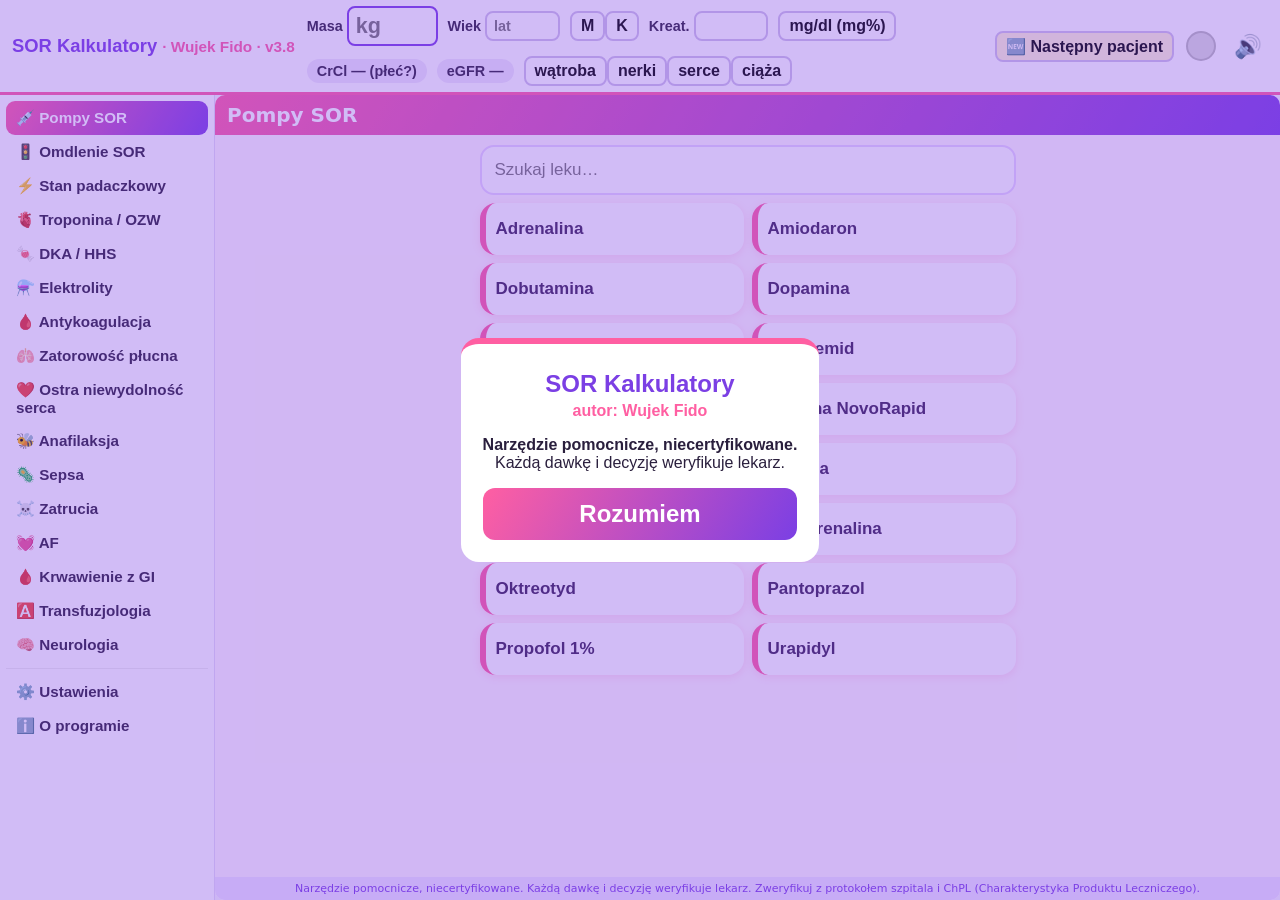
<file: index.html>
<!doctype html><html lang="pl"><head><meta charset="utf-8"><title>SOR Kalkulatory — Wujek Fido</title><meta property="og:title" content="SOR Kalkulatory – Wujek Fido"><meta property="og:description" content="Kalkulatory dla lekarzy SOR: dawki, pompy, algorytmy, neurologia/udar. Alarmy, działa offline, bez instalacji."><meta property="og:image" content="https://j736107-beep.github.io/sor-kalkulatory/og.png"><meta property="og:image:width" content="1200"><meta property="og:image:height" content="630"><meta property="og:url" content="https://j736107-beep.github.io/sor-kalkulatory/"><meta property="og:type" content="website"><meta name="description" content="Kalkulatory dla lekarzy SOR: dawki, pompy, algorytmy, neurologia/udar.">
<meta http-equiv="Content-Security-Policy" content="default-src 'self' 'unsafe-inline' app: file: data:">
<link rel="icon" href="icon.png"><link rel="manifest" href="manifest.webmanifest"><meta name="theme-color" content="#7b3fe4"><meta name="viewport" content="width=device-width,initial-scale=1"><link rel="stylesheet" href="shell.css"></head><body>
<div id="disc" class="ov"><div class="dlg"><h2>SOR Kalkulatory</h2><p class="by">autor: Wujek Fido</p><p><b>Narzędzie pomocnicze, niecertyfikowane.</b><br>Każdą dawkę i decyzję weryfikuje lekarz.</p><button id="discOk" class="big">Rozumiem</button></div></div>
<header id="top"><div class="brand">SOR Kalkulatory <small>· Wujek Fido · <span id="ver">v3.8</span></small></div>
<div id="pbar">
 <label>Masa <input id="pw" inputmode="decimal" placeholder="kg"></label>
 <label>Wiek <input id="pa" inputmode="numeric" placeholder="lat"></label>
 <span class="seg" id="psex"><button data-s="m">M</button><button data-s="f">K</button></span>
 <label>Kreat. <input id="pc" inputmode="decimal"></label><button id="pcu" class="tg" title="Jednostki laboratoryjne we wszystkich modułach – kliknij, aby przełączyć">mg/dl</button>
 <span id="pcr" class="pill">CrCl —</span><span id="pgf" class="pill">eGFR —</span>
 <span class="tgs"><button class="tg" data-c="liver">wątroba</button><button class="tg" data-c="renal">nerki</button><button class="tg" data-c="heart">serce</button><button class="tg" data-c="preg">ciąża</button></span>
</div>
<button id="nextPt" class="tg np" title="Wyczyść dane pacjenta i wszystkie moduły">🆕 Następny pacjent</button><div id="lamp" title="Alarm"></div><button id="mute" title="Wycisz">🔊</button></header>
<div id="wrap"><nav id="side"></nav><main id="main"></main></div>
<audio id="siren" src="siren.wav" preload="auto"></audio>
<script src="calc/core.js"></script><script src="calc/units.js"></script><script src="calc/dka.js"></script><script src="calc/elyte.js"></script><script src="calc/acoag.js"></script><script src="calc/pe.js"></script><script src="calc/ahf.js"></script><script src="calc/batch3.js"></script><script src="calc/transf.js"></script><script src="calc/neuro.js"></script>
<script src="mods.js"></script><script src="mods2.js"></script><script src="mods3.js"></script><script src="mods4.js"></script><script src="mods5.js"></script><script src="gloss.js"></script><script src="shell.js"></script><script src="upd.js"></script><script>
document.addEventListener('pointerdown',function u(){var a=document.getElementById('siren');try{a.muted=true;var p=a.play();(p&&p.then?p:Promise.resolve()).then(function(){a.pause();a.currentTime=0;a.muted=false}).catch(function(){a.muted=false})}catch(e){}document.removeEventListener('pointerdown',u)},{once:true});</script></body></html>
</file>
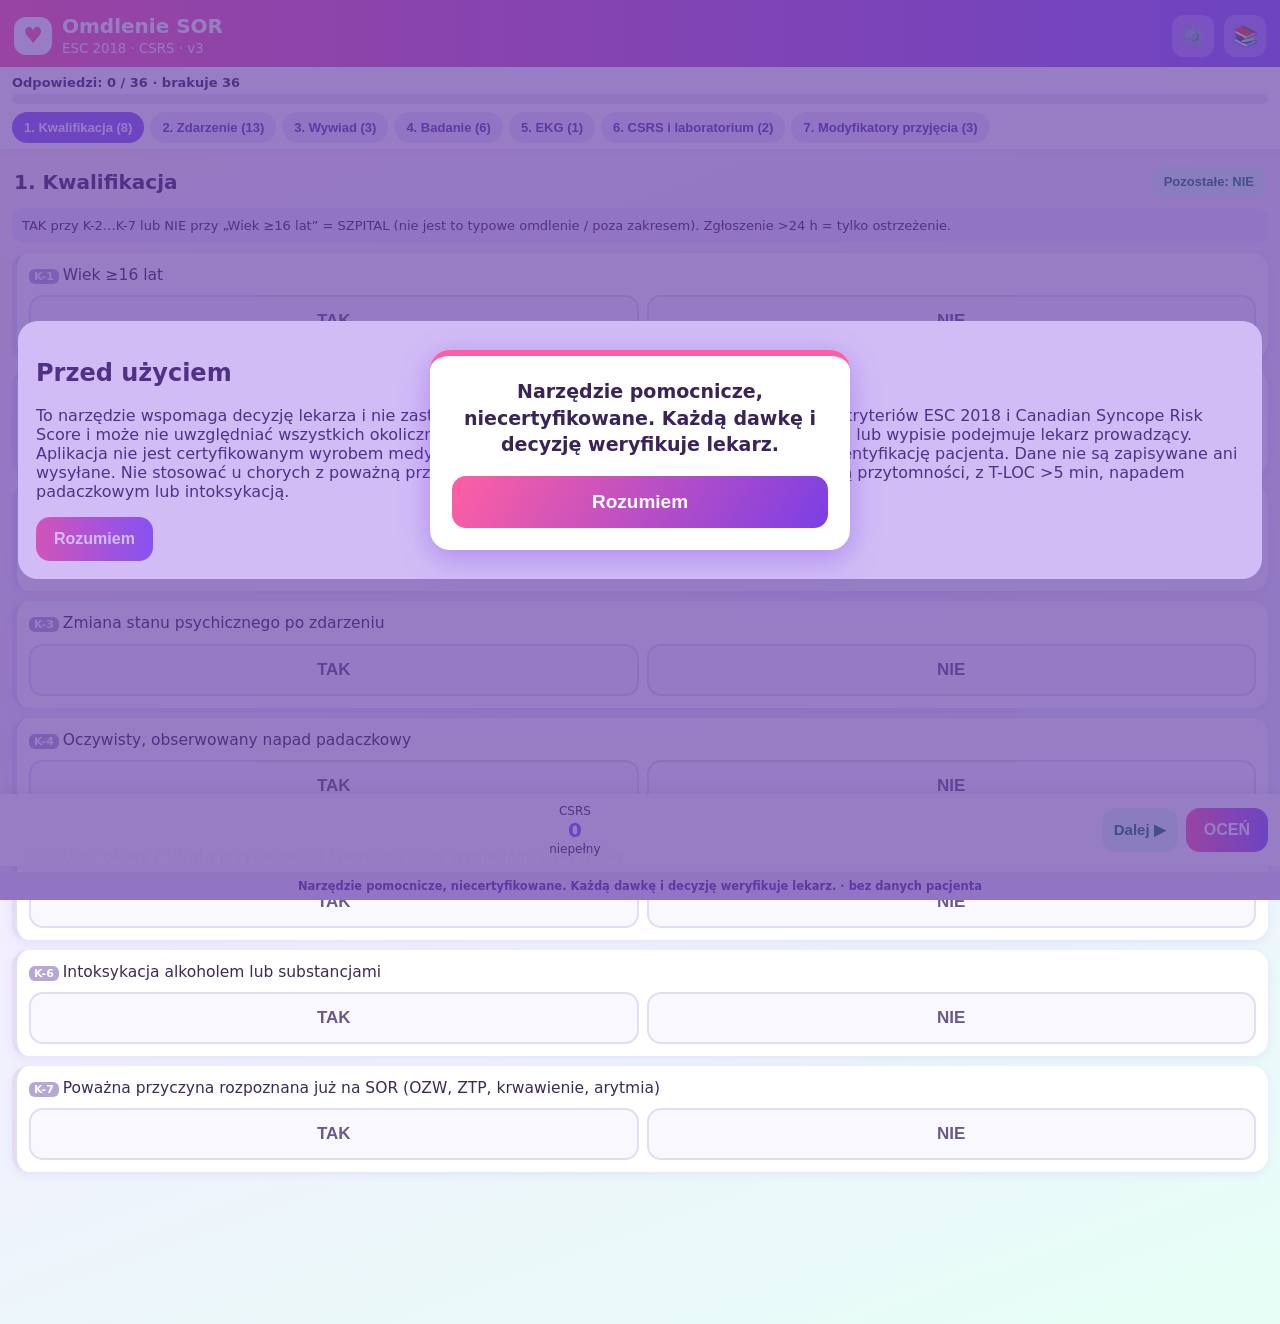
<file: mod/omdlenie/index.html>
<!DOCTYPE html><html lang="pl"><head><meta charset="utf-8">
<meta name="viewport" content="width=device-width,initial-scale=1,viewport-fit=cover">
<title>Omdlenie SOR</title><link rel="stylesheet" href="style.css"></head>
<body><div id="startDisc" role="dialog" aria-modal="true" style="display:none;position:fixed;inset:0;z-index:1000;background:rgba(123,63,228,.35);align-items:center;justify-content:center;padding:20px"><div style="background:#fff;border-radius:20px;padding:22px;max-width:420px;box-shadow:0 8px 30px rgba(123,63,228,.4);border-top:6px solid #ff5fa2;text-align:center;color:#3a2357"><div style="font-size:19px;font-weight:800;line-height:1.4;margin-bottom:18px">Narzędzie pomocnicze, niecertyfikowane. Każdą dawkę i decyzję weryfikuje lekarz.</div><button id="startDiscOk" style="width:100%;padding:15px;font-size:19px;font-weight:800;border:0;border-radius:14px;color:#fff;background:linear-gradient(120deg,#ff5fa2,#7b3fe4)">Rozumiem</button></div></div><script>(function(){var K='discAccepted_v1:'+document.title,d=document.getElementById('startDisc');var ok=false;try{ok=localStorage.getItem(K)==='1'}catch(e){}if(!ok)d.style.display='flex';document.getElementById('startDiscOk').onclick=function(){try{localStorage.setItem(K,'1')}catch(e){}d.style.display='none';};})();</script>
<header><div class="logo">♥</div><div class="ht"><h1>Omdlenie SOR</h1><small>ESC 2018 · CSRS · v3</small></div>
<button id="btnSet" class="icon" aria-label="Ustawienia">⚙️</button><button id="btnSrc" class="icon" aria-label="Źródła">📚</button></header>
<div id="prog"><div id="progTxt"></div><div class="track"><div id="progFill"></div></div><nav id="steps"></nav></div>
<main id="form"></main>
<main id="result" hidden></main>
<main id="settings" hidden></main>
<main id="sources" hidden></main>
<div id="bar"><button id="btnPrev" class="ghost">◀</button><div id="live">CSRS <b id="sc">0</b><span id="cat"></span></div>
<button id="btnNext" class="ghost">Dalej ▶</button><button id="btnEval" class="primary">OCEŃ</button></div>
<footer>Narzędzie pomocnicze, niecertyfikowane. Każdą dawkę i decyzję weryfikuje lekarz. · bez danych pacjenta</footer>
<div id="intro" class="modal"><div class="card"><h2>Przed użyciem</h2><p id="safety"></p><button class="primary" id="okIntro">Rozumiem</button></div></div>
<script src="rules.js"></script><script src="engine.js"></script><script src="app.js"></script>
</body></html>
</file>
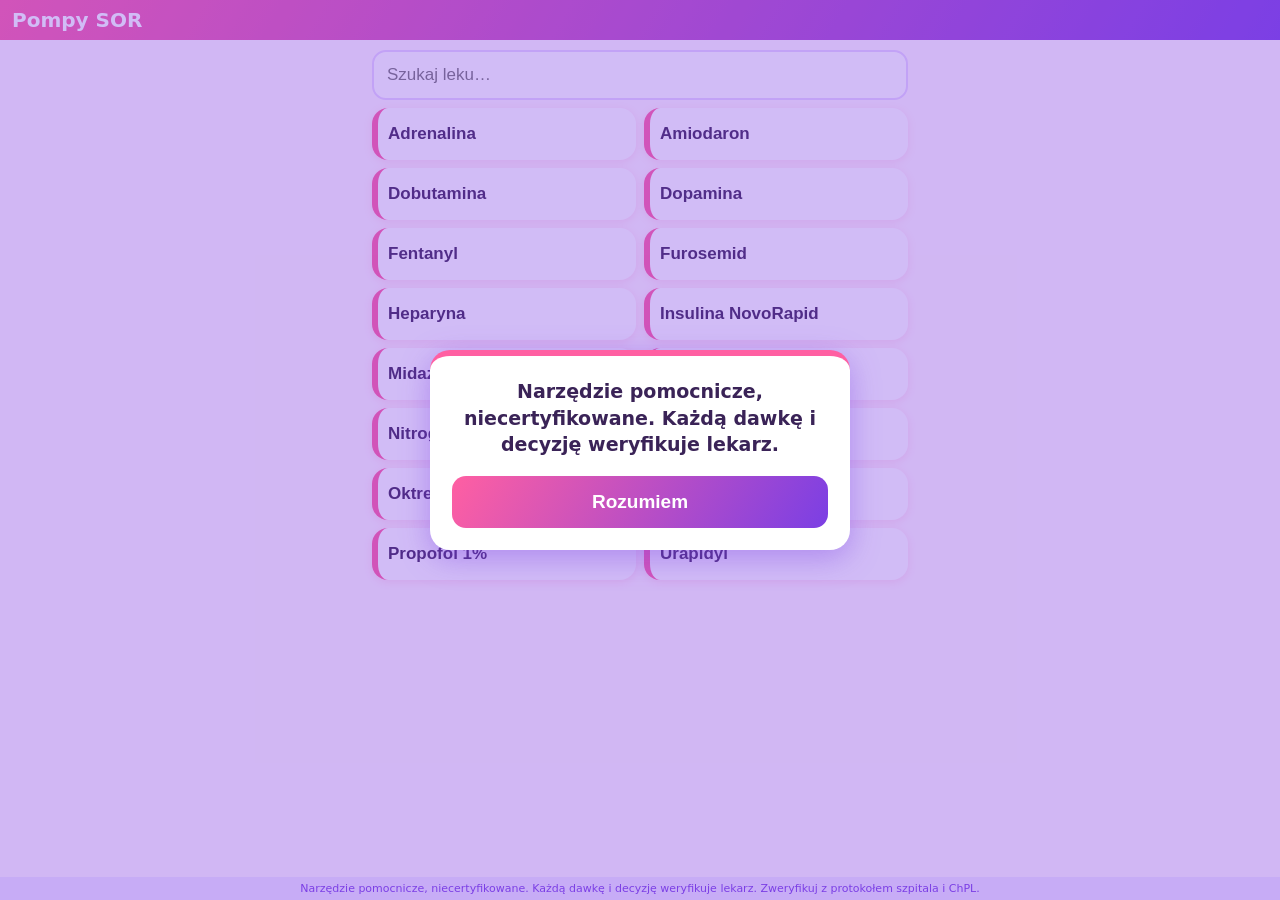
<file: mod/pompy/index.html>
<!doctype html><html lang="pl"><head><meta charset="utf-8"><meta name="viewport" content="width=device-width,initial-scale=1,viewport-fit=cover"><title>Pompy SOR</title><link rel="stylesheet" href="style.css"></head>
<body><div id="startDisc" role="dialog" aria-modal="true" style="display:none;position:fixed;inset:0;z-index:1000;background:rgba(123,63,228,.35);align-items:center;justify-content:center;padding:20px"><div style="background:#fff;border-radius:20px;padding:22px;max-width:420px;box-shadow:0 8px 30px rgba(123,63,228,.4);border-top:6px solid #ff5fa2;text-align:center;color:#3a2357"><div style="font-size:19px;font-weight:800;line-height:1.4;margin-bottom:18px">Narzędzie pomocnicze, niecertyfikowane. Każdą dawkę i decyzję weryfikuje lekarz.</div><button id="startDiscOk" style="width:100%;padding:15px;font-size:19px;font-weight:800;border:0;border-radius:14px;color:#fff;background:linear-gradient(120deg,#ff5fa2,#7b3fe4)">Rozumiem</button></div></div><script>(function(){var K='discAccepted_v1:'+document.title,d=document.getElementById('startDisc');var ok=false;try{ok=localStorage.getItem(K)==='1'}catch(e){}if(!ok)d.style.display='flex';document.getElementById('startDiscOk').onclick=function(){try{localStorage.setItem(K,'1')}catch(e){}d.style.display='none';};})();</script><header><button id="back" hidden>‹</button><h1 id="title">Pompy SOR</h1></header><main id="main"></main>
<div class="disc">Narzędzie pomocnicze, niecertyfikowane. Każdą dawkę i decyzję weryfikuje lekarz. Zweryfikuj z protokołem szpitala i ChPL.</div>
<script src="drugs.js"></script><script src="engine.js"></script><script src="app.js"></script></body></html>
</file>
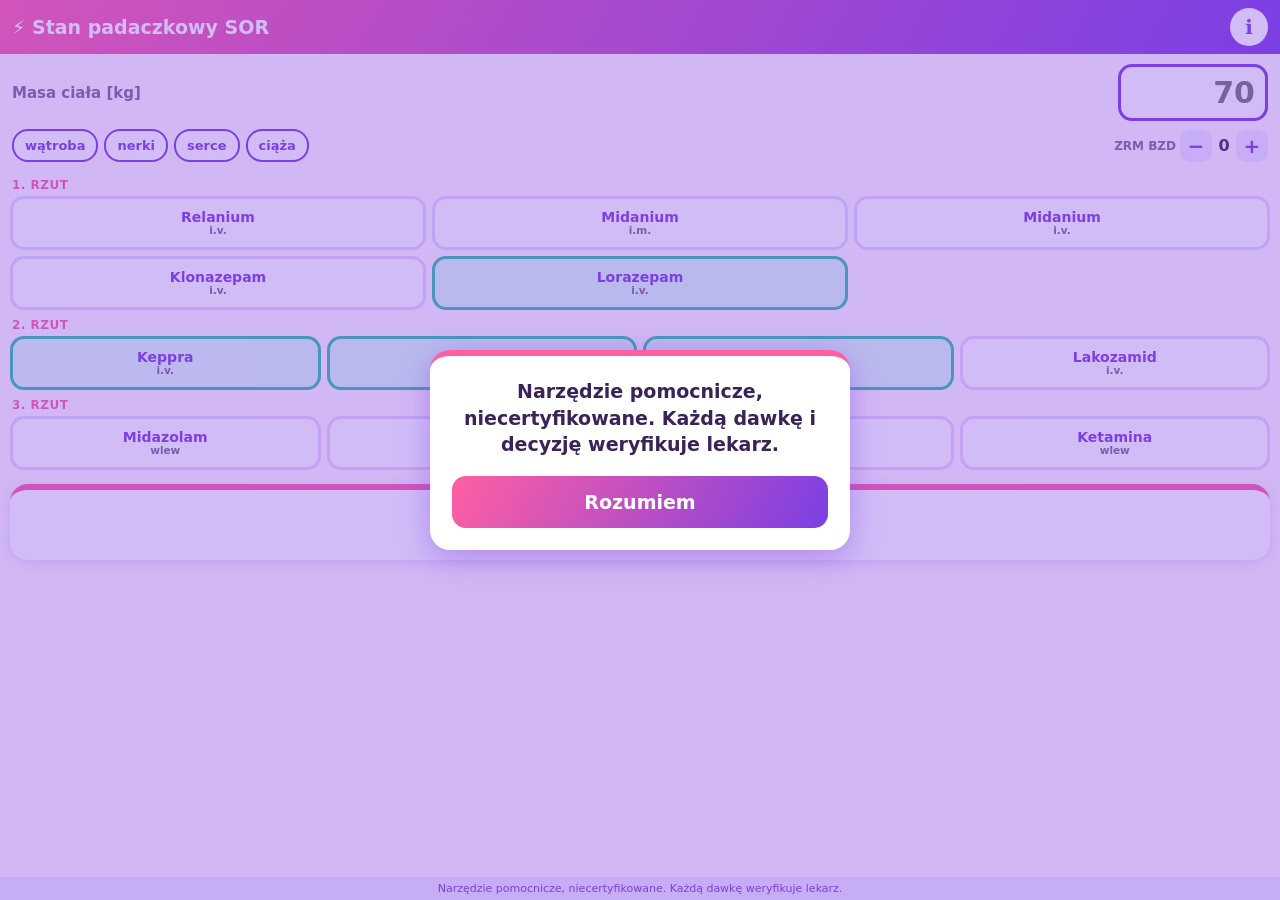
<file: mod/se/index.html>
<!doctype html><html lang="pl"><head><meta charset="utf-8"><meta name="viewport" content="width=device-width,initial-scale=1,viewport-fit=cover"><title>Stan padaczkowy SOR</title><link rel="stylesheet" href="style.css"></head>
<body><div id="startDisc" role="dialog" aria-modal="true" style="display:none;position:fixed;inset:0;z-index:1000;background:rgba(123,63,228,.35);align-items:center;justify-content:center;padding:20px"><div style="background:#fff;border-radius:20px;padding:22px;max-width:420px;box-shadow:0 8px 30px rgba(123,63,228,.4);border-top:6px solid #ff5fa2;text-align:center;color:#3a2357"><div style="font-size:19px;font-weight:800;line-height:1.4;margin-bottom:18px">Narzędzie pomocnicze, niecertyfikowane. Każdą dawkę i decyzję weryfikuje lekarz.</div><button id="startDiscOk" style="width:100%;padding:15px;font-size:19px;font-weight:800;border:0;border-radius:14px;color:#fff;background:linear-gradient(120deg,#ff5fa2,#7b3fe4)">Rozumiem</button></div></div><script>(function(){var K='discAccepted_v1:'+document.title,d=document.getElementById('startDisc');var ok=false;try{ok=localStorage.getItem(K)==='1'}catch(e){}if(!ok)d.style.display='flex';document.getElementById('startDiscOk').onclick=function(){try{localStorage.setItem(K,'1')}catch(e){}d.style.display='none';};})();</script>
<header><h1>⚡ Stan padaczkowy SOR</h1><button id="info" class="ib">ℹ</button></header>
<div class="wrow"><label for="w">Masa ciała [kg]</label><input id="w" inputmode="decimal" placeholder="70"></div>
<div class="crow"><button class="tg" data-c="liver">wątroba</button><button class="tg" data-c="renal">nerki</button><button class="tg" data-c="cardiac">serce</button><button class="tg" data-c="preg">ciąża</button><span class="zr">ZRM BZD <button id="zm">−</button><b id="zn">0</b><button id="zp">+</button></span></div>
<div class="crow" id="crr" hidden><label>CLkr [ml/min]</label><input id="crcl" inputmode="decimal" class="sml"></div>
<div id="grid"></div>
<div id="res"></div>
<div id="infoBox" hidden></div>
<div class="disc">Narzędzie pomocnicze, niecertyfikowane. Każdą dawkę weryfikuje lekarz.</div>
<script src="engine.js"></script><script src="app.js"></script></body></html>
</file>
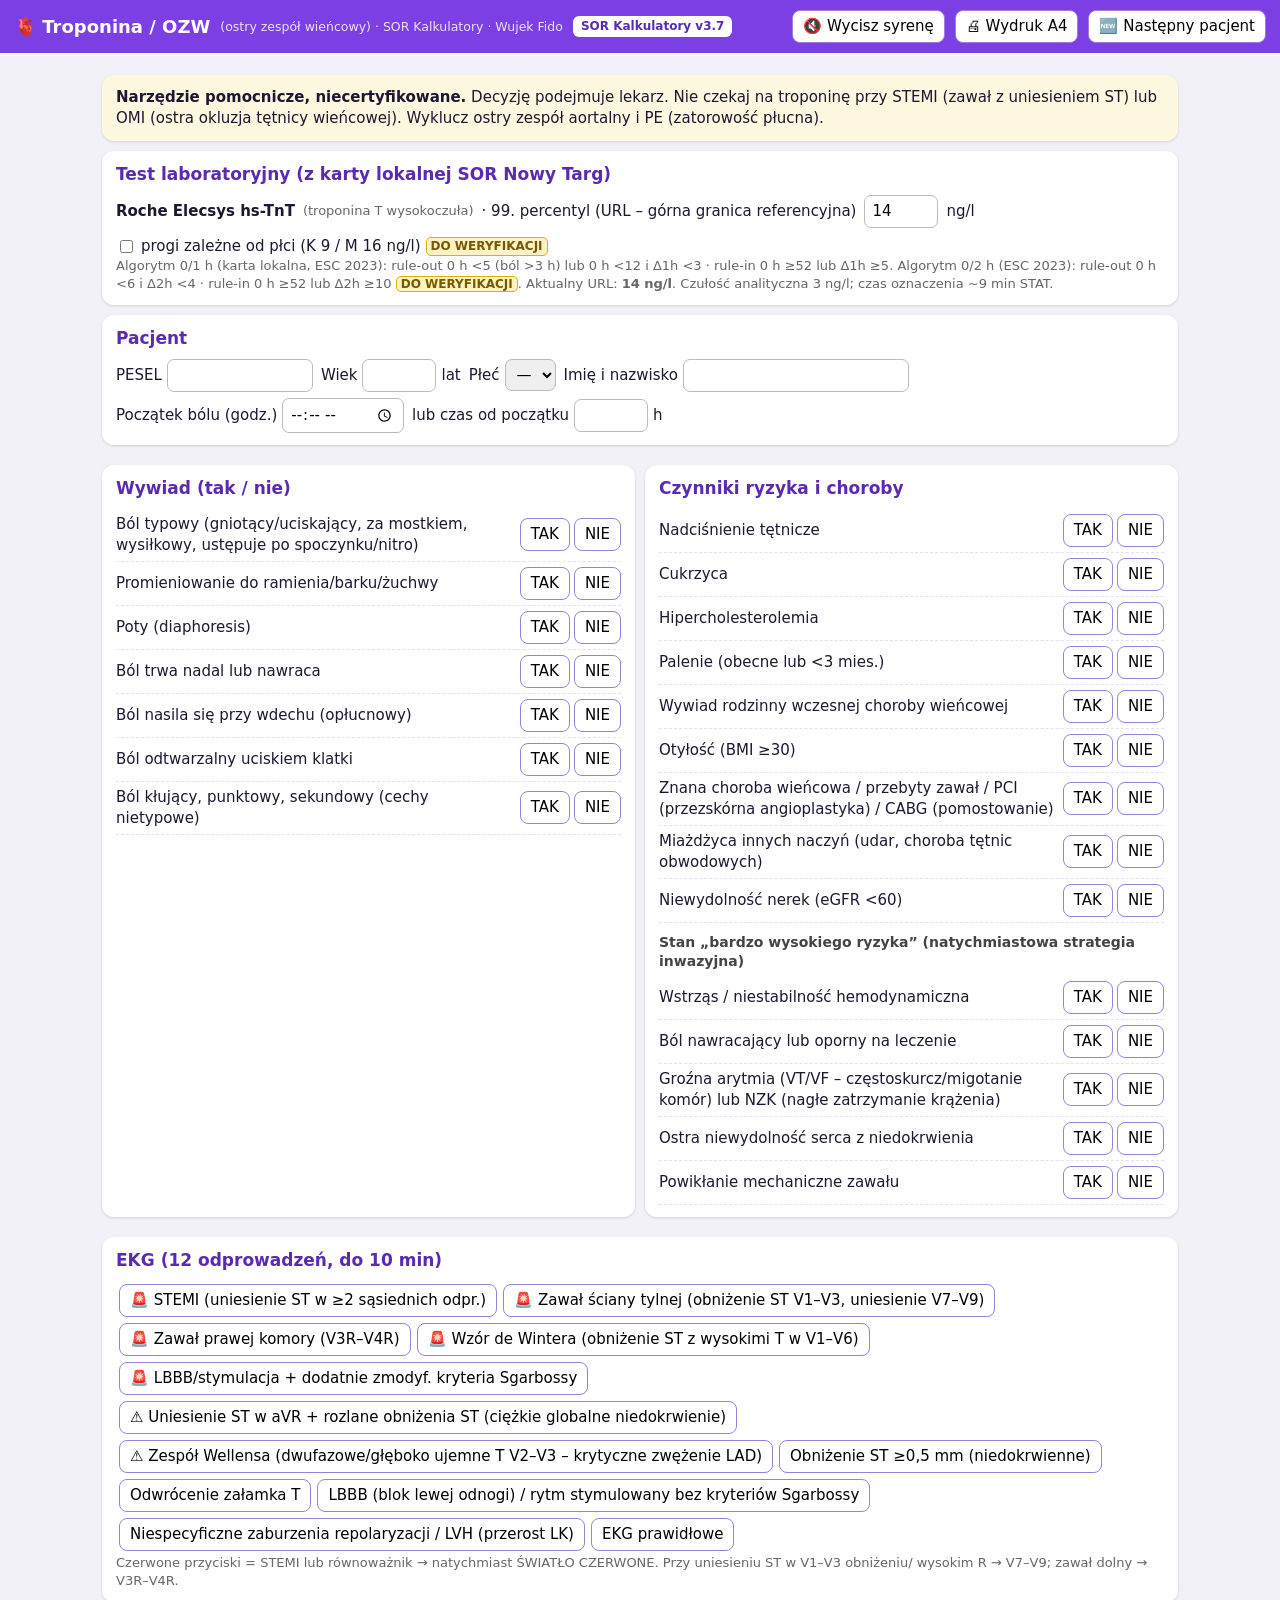
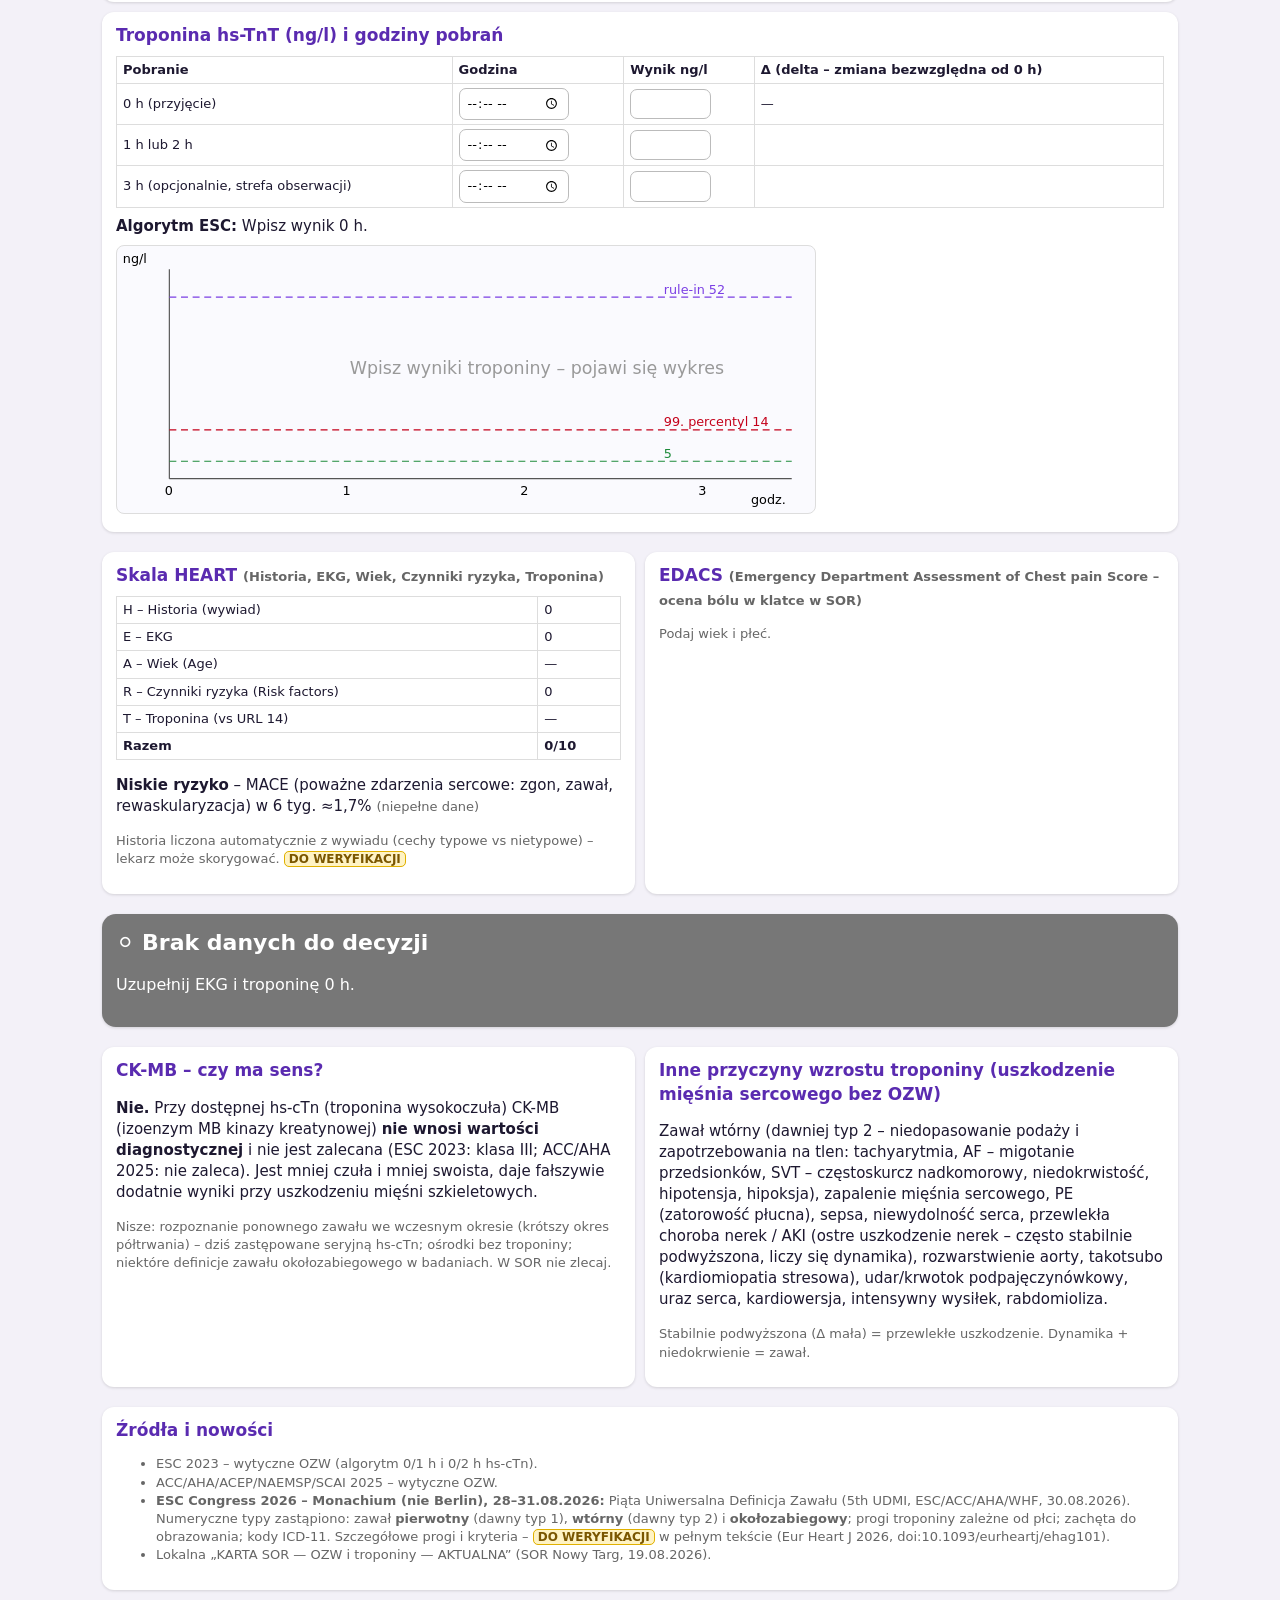
<file: mod/troponina/index.html>
<!doctype html><html lang="pl"><head><meta charset="utf-8"><meta name="viewport" content="width=device-width,initial-scale=1">
<title>Troponina / OZW – podgląd · SOR Kalkulatory · Wujek Fido</title>
<meta property="og:title" content="Troponina / OZW – moduł podglądowy (SOR Kalkulatory)"><meta property="og:description" content="hs-TnT Roche Elecsys, algorytm ESC 0/1 h i 0/2 h, HEART, EDACS, EKG, światła decyzyjne. Wersja do sprawdzenia.">
<meta property="og:image" content="https://j736107-beep.github.io/sor-kalkulatory/og.png"><meta property="og:type" content="website">
<link rel="icon" href="../../icon.png">
<style>
*{box-sizing:border-box}body{margin:0;font:15px/1.4 system-ui,Segoe UI,Roboto,sans-serif;background:#f3f1f8;color:#1d1830}
header{background:#7b3fe4;color:#fff;padding:10px 14px;display:flex;flex-wrap:wrap;gap:10px;align-items:center;position:sticky;top:0;z-index:5}
header b{font-size:18px}header small{opacity:.85}.prev{background:#ffd23f;color:#000;padding:2px 8px;border-radius:6px;font-weight:700;font-size:12px}
main{max-width:1100px;margin:0 auto;padding:12px}
.card{background:#fff;border-radius:12px;padding:12px 14px;margin:10px 0;box-shadow:0 1px 3px #0002}
h2{margin:0 0 8px;font-size:17px;color:#5a2bb0}h3{margin:10px 0 4px;font-size:14px;color:#444}
.row{display:flex;flex-wrap:wrap;gap:8px;align-items:center}
label{display:inline-flex;gap:5px;align-items:center}input,select{font:inherit;padding:5px 7px;border:1px solid #bbb;border-radius:7px}
.yn{display:flex;justify-content:space-between;align-items:center;gap:8px;padding:5px 0;border-bottom:1px dashed #e4e0ee}
.yn span{flex:1}.yn .b{display:flex;gap:4px}
button{font:inherit;cursor:pointer;border:1px solid #9b80d8;background:#fff;border-radius:8px;padding:5px 10px}
button.on{background:#7b3fe4;color:#fff;border-color:#7b3fe4}button.no.on{background:#666;border-color:#666}
.ecg button{margin:3px}.ecg button.on.st{background:#c4001a;border-color:#c4001a}
.mut{color:#666;font-size:13px}.wer{background:#fff3c4;border:1px solid #e0b000;border-radius:5px;padding:0 4px;font-size:12px;font-weight:700;color:#7a5600}
#light{border-radius:14px;padding:14px;color:#fff;font-size:16px}#light h2{color:#fff;font-size:22px}
.L-red{background:#c4001a}.L-yel{background:#e9a800;color:#000!important}.L-yel h2{color:#000!important}.L-grn{background:#1d8a3a}.L-gry{background:#777}
#flash{position:fixed;inset:0;pointer-events:none;z-index:50;display:none;box-shadow:inset 0 0 0 14px #ff0022}
#flash.on{display:block;animation:fl .5s steps(1) infinite}@keyframes fl{50%{box-shadow:inset 0 0 0 14px transparent}}
table{border-collapse:collapse;width:100%}td,th{border:1px solid #ddd;padding:4px 6px;font-size:13px;text-align:left}
.grid2{display:grid;grid-template-columns:1fr 1fr;gap:10px}@media(max-width:800px){.grid2{grid-template-columns:1fr}}
#pr{display:none}
@media print{body{background:#fff}header,main,#flash{display:none!important}#pr{display:block;font:11.5px/1.35 Arial,sans-serif;color:#000}
#pr h1{font-size:16px;margin:0 0 4px}#pr .box{border:1.5px solid #000;padding:6px;margin:6px 0}#pr td{font-size:11px}@page{size:A4;margin:13mm}}
</style></head><body>
<div id="flash"></div>
<header><b>🫀 Troponina / OZW</b><small>(ostry zespół wieńcowy) · SOR Kalkulatory · Wujek Fido</small><span class="prev" style="background:#fff;color:#5a2bb0">SOR Kalkulatory v3.7</span>
<span style="flex:1"></span><button id="mute" style="background:#fff" class="sa">🔇 Wycisz syrenę</button><button id="print" style="background:#fff">🖨 Wydruk A4</button><button id="next" style="background:#fff">🆕 Następny pacjent</button></header>
<main>
<div class="card" style="background:#fff8e1"><b>Narzędzie pomocnicze, niecertyfikowane.</b> Decyzję podejmuje lekarz. Nie czekaj na troponinę przy STEMI (zawał z uniesieniem ST) lub OMI (ostra okluzja tętnicy wieńcowej). Wyklucz ostry zespół aortalny i PE (zatorowość płucna).</div>

<div class="card"><h2>Test laboratoryjny (z karty lokalnej SOR Nowy Targ)</h2>
<div class="row"><b>Roche Elecsys hs-TnT</b><span class="mut">(troponina T wysokoczuła)</span> · 99. percentyl (URL – górna granica referencyjna) <input id="url" value="14" size="3"> ng/l
 <label><input type="checkbox" id="sexurl"> progi zależne od płci (K 9 / M 16 ng/l) <span class="wer">DO WERYFIKACJI</span></label></div>
<div class="mut" id="cutinfo"></div></div>

<div class="card"><h2>Pacjent</h2><div class="row">
<label>PESEL <input id="pesel" inputmode="numeric" maxlength="11" size="12"></label>
<label>Wiek <input id="age" inputmode="numeric" size="3"> lat</label>
<label>Płeć <select id="sex"><option value="">—</option><option value="m">M</option><option value="f">K</option></select></label>
<label>Imię i nazwisko <input id="pname" size="22"></label><span id="pinfo" class="mut"></span></div>
<div class="row" style="margin-top:6px"><label>Początek bólu (godz.) <input id="onset" type="time"></label><label>lub czas od początku <input id="onseth" size="3" inputmode="decimal"> h</label><span id="oninfo" class="mut"></span></div></div>

<div class="grid2">
<div class="card"><h2>Wywiad (tak / nie)</h2><div id="hist"></div></div>
<div class="card"><h2>Czynniki ryzyka i choroby</h2><div id="rf"></div>
<h3>Stan „bardzo wysokiego ryzyka” (natychmiastowa strategia inwazyjna)</h3><div id="vhr"></div></div>
</div>

<div class="card ecg"><h2>EKG (12 odprowadzeń, do 10 min)</h2><div id="ecg"></div><div class="mut">Czerwone przyciski = STEMI lub równoważnik → natychmiast ŚWIATŁO CZERWONE. Przy uniesieniu ST w V1–V3 obniżeniu/ wysokim R → V7–V9; zawał dolny → V3R–V4R.</div></div>

<div class="card"><h2>Troponina hs-TnT (ng/l) i godziny pobrań</h2>
<table><tr><th>Pobranie</th><th>Godzina</th><th>Wynik ng/l</th><th>Δ (delta – zmiana bezwzględna od 0 h)</th></tr>
<tr><td>0 h (przyjęcie)</td><td><input id="t0" type="time"></td><td><input id="c0" size="5" inputmode="decimal"></td><td>—</td></tr>
<tr><td>1 h lub 2 h</td><td><input id="t1" type="time"></td><td><input id="c1" size="5" inputmode="decimal"></td><td id="d1"></td></tr>
<tr><td>3 h (opcjonalnie, strefa obserwacji)</td><td><input id="t3" type="time"></td><td><input id="c3" size="5" inputmode="decimal"></td><td id="d3"></td></tr></table>
<div id="alg" style="margin-top:8px"></div>
<svg id="chart" viewBox="0 0 600 230" style="width:100%;max-width:700px;background:#fafafe;border:1px solid #ddd;border-radius:8px;margin-top:8px"></svg></div>

<div class="grid2">
<div class="card"><h2>Skala HEART <span class="mut">(Historia, EKG, Wiek, Czynniki ryzyka, Troponina)</span></h2><div id="heart"></div></div>
<div class="card"><h2>EDACS <span class="mut">(Emergency Department Assessment of Chest pain Score – ocena bólu w klatce w SOR)</span></h2><div id="edacs"></div></div>
</div>

<div class="card" id="light"></div>

<div class="grid2">
<div class="card"><h2>CK-MB – czy ma sens?</h2><p><b>Nie.</b> Przy dostępnej hs-cTn (troponina wysokoczuła) CK-MB (izoenzym MB kinazy kreatynowej) <b>nie wnosi wartości diagnostycznej</b> i nie jest zalecana (ESC 2023: klasa III; ACC/AHA 2025: nie zaleca). Jest mniej czuła i mniej swoista, daje fałszywie dodatnie wyniki przy uszkodzeniu mięśni szkieletowych.</p>
<p class="mut">Nisze: rozpoznanie ponownego zawału we wczesnym okresie (krótszy okres półtrwania) – dziś zastępowane seryjną hs-cTn; ośrodki bez troponiny; niektóre definicje zawału okołozabiegowego w badaniach. W SOR nie zlecaj.</p></div>
<div class="card"><h2>Inne przyczyny wzrostu troponiny (uszkodzenie mięśnia sercowego bez OZW)</h2>
<p>Zawał wtórny (dawniej typ 2 – niedopasowanie podaży i zapotrzebowania na tlen: tachyarytmia, AF – migotanie przedsionków, SVT – częstoskurcz nadkomorowy, niedokrwistość, hipotensja, hipoksja), zapalenie mięśnia sercowego, PE (zatorowość płucna), sepsa, niewydolność serca, przewlekła choroba nerek / AKI (ostre uszkodzenie nerek – często stabilnie podwyższona, liczy się dynamika), rozwarstwienie aorty, takotsubo (kardiomiopatia stresowa), udar/krwotok podpajęczynówkowy, uraz serca, kardiowersja, intensywny wysiłek, rabdomioliza.</p>
<p class="mut">Stabilnie podwyższona (Δ mała) = przewlekłe uszkodzenie. Dynamika + niedokrwienie = zawał.</p></div></div>

<div class="card"><h2>Źródła i nowości</h2><ul class="mut">
<li>ESC 2023 – wytyczne OZW (algorytm 0/1 h i 0/2 h hs-cTn).</li><li>ACC/AHA/ACEP/NAEMSP/SCAI 2025 – wytyczne OZW.</li>
<li><b>ESC Congress 2026 – Monachium (nie Berlin), 28–31.08.2026:</b> Piąta Uniwersalna Definicja Zawału (5th UDMI, ESC/ACC/AHA/WHF, 30.08.2026). Numeryczne typy zastąpiono: zawał <b>pierwotny</b> (dawny typ 1), <b>wtórny</b> (dawny typ 2) i <b>okołozabiegowy</b>; progi troponiny zależne od płci; zachęta do obrazowania; kody ICD-11. Szczegółowe progi i kryteria – <span class="wer">DO WERYFIKACJI</span> w pełnym tekście (Eur Heart J 2026, doi:10.1093/eurheartj/ehag101).</li>
<li>Lokalna „KARTA SOR — OZW i troponiny — AKTUALNA” (SOR Nowy Targ, 19.08.2026).</li></ul></div>
</main>
<div id="pr"></div>
<script src="../../calc/trop.js"></script>
<script>
const T=SK.trop;
const $=id=>document.getElementById(id);const S={h:{},r:{},v:{},e:{}};
const HIST=[['typ','Ból typowy (gniotący/uciskający, za mostkiem, wysiłkowy, ustępuje po spoczynku/nitro)'],['rad','Promieniowanie do ramienia/barku/żuchwy'],['diaph','Poty (diaphoresis)'],['ongo','Ból trwa nadal lub nawraca'],['insp','Ból nasila się przy wdechu (opłucnowy)'],['palp','Ból odtwarzalny uciskiem klatki'],['atyp','Ból kłujący, punktowy, sekundowy (cechy nietypowe)']];
const RF=[['htn','Nadciśnienie tętnicze'],['dm','Cukrzyca'],['lip','Hipercholesterolemia'],['smk','Palenie (obecne lub &lt;3 mies.)'],['fam','Wywiad rodzinny wczesnej choroby wieńcowej'],['obes','Otyłość (BMI ≥30)'],['cad','Znana choroba wieńcowa / przebyty zawał / PCI (przezskórna angioplastyka) / CABG (pomostowanie)'],['pad','Miażdżyca innych naczyń (udar, choroba tętnic obwodowych)'],['ckd','Niewydolność nerek (eGFR &lt;60)']];
const VHR=[['shock','Wstrząs / niestabilność hemodynamiczna'],['refr','Ból nawracający lub oporny na leczenie'],['arr','Groźna arytmia (VT/VF – częstoskurcz/migotanie komór) lub NZK (nagłe zatrzymanie krążenia)'],['ahf','Ostra niewydolność serca z niedokrwienia'],['mech','Powikłanie mechaniczne zawału']];
const ECG=[['stemi','STEMI (uniesienie ST w ≥2 sąsiednich odpr.)',1],['post','Zawał ściany tylnej (obniżenie ST V1–V3, uniesienie V7–V9)',1],['rv','Zawał prawej komory (V3R–V4R)',1],['dew','Wzór de Wintera (obniżenie ST z wysokimi T w V1–V6)',1],['sgar','LBBB/stymulacja + dodatnie zmodyf. kryteria Sgarbossy',1],
['avr','Uniesienie ST w aVR + rozlane obniżenia ST (ciężkie globalne niedokrwienie)',2],['well','Zespół Wellensa (dwufazowe/głęboko ujemne T V2–V3 – krytyczne zwężenie LAD)',2],
['std','Obniżenie ST ≥0,5 mm (niedokrwienne)',0],['ti','Odwrócenie załamka T',0],['lbbb','LBBB (blok lewej odnogi) / rytm stymulowany bez kryteriów Sgarbossy',0],['nonsp','Niespecyficzne zaburzenia repolaryzacji / LVH (przerost LK)',0],['norm','EKG prawidłowe',0]];
function yn(box,list,st){$(box).innerHTML=list.map(([k,t])=>`<div class="yn"><span>${t}</span><div class="b"><button data-k="${k}" data-v="1">TAK</button><button class="no" data-k="${k}" data-v="0">NIE</button></div></div>`).join('');
 $(box).onclick=e=>{const b=e.target.closest('button');if(!b)return;const k=b.dataset.k,v=+b.dataset.v;st[k]=st[k]===v?undefined:v;draw()}}
yn('hist',HIST,S.h);yn('rf',RF,S.r);yn('vhr',VHR,S.v);
$('ecg').innerHTML=ECG.map(([k,t,c])=>`<button data-k="${k}" class="${c?'st':''}">${c===1?'🚨 ':c===2?'⚠️ ':''}${t}</button>`).join('');
$('ecg').onclick=e=>{const b=e.target.closest('button');if(!b)return;const k=b.dataset.k;S.e[k]=!S.e[k];if(k==='norm'&&S.e.norm)for(const x in S.e)if(x!=='norm')S.e[x]=false;if(k!=='norm'&&S.e[k])S.e.norm=false;draw()};
const num=id=>{const v=$(id).value.replace(',','.').trim();return v===''?null:+v};
const tmin=id=>{const v=$(id).value;if(!v)return null;const[h,m]=v.split(':');return +h*60+ +m};
function pesel(p){if(!/^\d{11}$/.test(p))return null;const w=[1,3,7,9,1,3,7,9,1,3];let s=0;for(let i=0;i<10;i++)s+=w[i]*p[i];if((10-s%10)%10!=+p[10])return{ok:false};
 let y=+p.slice(0,2),m=+p.slice(2,4),d=+p.slice(4,6),c=1900;if(m>80){c=1800;m-=80}else if(m>60){c=2200;m-=60}else if(m>40){c=2100;m-=40}else if(m>20){c=2000;m-=20}y+=c;
 const b=new Date(y,m-1,d),n=new Date();let a=n.getFullYear()-y;if(n.getMonth()<m-1||(n.getMonth()==m-1&&n.getDate()<d))a--;return{ok:true,age:a,sex:+p[9]%2?'m':'f',birth:`${String(d).padStart(2,'0')}.${String(m).padStart(2,'0')}.${y}`}}
$('pesel').oninput=()=>{const r=pesel($('pesel').value.trim());if(r&&r.ok){$('age').value=r.age;$('sex').value=r.sex;$('pinfo').textContent='ur. '+r.birth}else $('pinfo').textContent=r?'⚠️ błędna suma kontrolna PESEL':'';draw()};
document.querySelectorAll('input,select').forEach(i=>{if(i.id!=='pesel')i.addEventListener('input',draw)});
function urlv(){const sx=$('sex').value;if($('sexurl').checked&&sx)return sx==='f'?9:16;return num('url')||14}
// --- siren ---
let AC=null,osc=null,muted=false,sirenOn=false,sweep=null;
function siren(on){if(window.parent!==window)return;if(on&&!muted){if(sirenOn)return;try{AC=AC||new (window.AudioContext||window.webkitAudioContext)();AC.resume();osc=AC.createOscillator();const g=AC.createGain();g.gain.value=.18;osc.type='sawtooth';osc.connect(g).connect(AC.destination);osc.start();let up=true;sweep=setInterval(()=>{osc.frequency.setTargetAtTime(up?1300:650,AC.currentTime,.12);up=!up},450);sirenOn=true}catch(e){}}
 else if(sirenOn){try{clearInterval(sweep);osc.stop()}catch(e){}sirenOn=false}}
$('mute').onclick=()=>{muted=!muted;$('mute').textContent=muted?'🔊 Włącz syrenę':'🔇 Wycisz syrenę';draw()};
function onsetH(){const h=num('onseth');if(h!=null)return h;const o=tmin('onset'),t=tmin('t0');if(o==null)return null;let ref=t!=null?t:(new Date().getHours()*60+new Date().getMinutes());let d=ref-o;if(d<0)d+=1440;return d/60}
function inputs(){const t0=tmin('t0'),t1=tmin('t1');return{c0:num('c0'),c1:num('c1'),c3:num('c3'),oh:onsetH(),url:urlv(),dt:(t0!=null&&t1!=null)?((t1-t0+1440)%1440):null,h:S.h,r:S.r,e:S.e,v:S.v,age:num('age'),sex:$('sex').value,trops:[num('c0'),num('c1'),num('c3')]}}
function algo(){return T.algo(inputs())}function heart(){return T.heart(inputs())}function edacs(){return T.edacs(inputs())}
function chart(){const P=[['0 h',tmin('t0'),num('c0')],['2.',tmin('t1'),num('c1')],['3 h',tmin('t3'),num('c3')]];const t0=P[0][1];const pts=P.map((p,i)=>({l:p[0],x:p[2]==null?null:(t0!=null&&p[1]!=null?((p[1]-t0+1440)%1440)/60:[0,1,3][i]),y:p[2]})).filter(p=>p.y!=null&&p.x!=null);
 const U=urlv(),ym=Math.max(60,U*1.3,...pts.map(p=>p.y*1.15)),xm=Math.max(3.5,...pts.map(p=>p.x+.5));const X=x=>45+x/xm*535,Y=y=>200-y/ym*180;
 let s=`<line x1="45" y1="200" x2="580" y2="200" stroke="#555"/><line x1="45" y1="20" x2="45" y2="200" stroke="#555"/><text x="5" y="15" font-size="11">ng/l</text><text x="545" y="222" font-size="11">godz.</text>`;
 for(let h=0;h<=xm;h++)s+=`<text x="${X(h)-4}" y="214" font-size="11">${h}</text>`;
 [[U,'#c4001a',`99. percentyl ${U}`],[52,'#7b3fe4','rule-in 52'],[5,'#1d8a3a','5']].forEach(([v,c,t])=>{if(v<ym)s+=`<line x1="45" x2="580" y1="${Y(v)}" y2="${Y(v)}" stroke="${c}" stroke-dasharray="6 4"/><text x="${X(xm)-110}" y="${Y(v)-3}" font-size="11" fill="${c}">${t}</text>`});
 if(pts.length>1)s+=`<polyline fill="none" stroke="#222" stroke-width="2.5" points="${pts.map(p=>X(p.x)+','+Y(p.y)).join(' ')}"/>`;
 pts.forEach(p=>s+=`<circle cx="${X(p.x)}" cy="${Y(p.y)}" r="5" fill="${p.y>U?'#c4001a':'#1d8a3a'}"/><text x="${X(p.x)+7}" y="${Y(p.y)-7}" font-size="12" font-weight="700">${p.y}</text>`);
 if(!pts.length)s+=`<text x="200" y="110" fill="#999">Wpisz wyniki troponiny – pojawi się wykres</text>`;$('chart').innerHTML=s}
let LAST={};
function draw(){document.querySelectorAll('[data-k][data-v]').forEach(b=>{const st=b.closest('#hist')?S.h:b.closest('#rf')?S.r:S.v;b.classList.toggle('on',st[b.dataset.k]===+b.dataset.v)});
 document.querySelectorAll('#ecg button').forEach(b=>b.classList.toggle('on',!!S.e[b.dataset.k]));
 const U=urlv();$('cutinfo').innerHTML=`Algorytm 0/1 h (karta lokalna, ESC 2023): rule-out 0 h &lt;5 (ból &gt;3 h) lub 0 h &lt;12 i Δ1h &lt;3 · rule-in 0 h ≥52 lub Δ1h ≥5. Algorytm 0/2 h (ESC 2023): rule-out 0 h &lt;6 i Δ2h &lt;4 · rule-in 0 h ≥52 lub Δ2h ≥10 <span class="wer">DO WERYFIKACJI</span>. Aktualny URL: <b>${U} ng/l</b>. Czułość analityczna 3 ng/l; czas oznaczenia ~9 min STAT.`;
 const oh=onsetH();$('oninfo').innerHTML=oh==null?'':oh<=3?`<b style="color:#c4001a">${oh.toFixed(1)} h od początku – za wcześnie na wykluczenie jednym wynikiem → konieczna 2. próbka</b>`:`${oh.toFixed(1)} h od początku bólu`;
 const c0=num('c0'),c1=num('c1'),c3=num('c3');$('d1').textContent=c0!=null&&c1!=null?(c1-c0>=0?'+':'')+(c1-c0).toFixed(1):'';$('d3').textContent=c0!=null&&c3!=null?(c3-c0>=0?'+':'')+(c3-c0).toFixed(1):'';
 const a=algo();$('alg').innerHTML='<b>Algorytm ESC:</b> '+a.txt;chart();
 const H=heart();const mace=H.tot<=3?'≈1,7%':H.tot<=6?'≈12–17%':'≈50–65%';
 $('heart').innerHTML=`<table><tr><td>H – Historia (wywiad)</td><td>${H.H}</td></tr><tr><td>E – EKG</td><td>${H.E}</td></tr><tr><td>A – Wiek (Age)</td><td>${H.A??'—'}</td></tr><tr><td>R – Czynniki ryzyka (Risk factors)</td><td>${H.R}</td></tr><tr><td>T – Troponina (vs URL ${U})</td><td>${H.T??'—'}</td></tr><tr><th>Razem</th><th>${H.tot}/10</th></tr></table>
 <p><b>${H.tot<=3?'Niskie':H.tot<=6?'Pośrednie':'Wysokie'} ryzyko</b> – MACE (poważne zdarzenia sercowe: zgon, zawał, rewaskularyzacja) w 6 tyg. ${mace}${H.done?'':' <span class="mut">(niepełne dane)</span>'}</p><p class="mut">Historia liczona automatycznie z wywiadu (cechy typowe vs nietypowe) – lekarz może skorygować. <span class="wer">DO WERYFIKACJI</span></p>`;
 const ed=edacs();$('edacs').innerHTML=ed==null?'<p class="mut">Podaj wiek i płeć.</p>':`<p>EDACS = <b>${ed}</b> pkt → ${ed<16?'<b>niskie ryzyko</b> (&lt;16; z EKG bez nowego niedokrwienia i ujemną troponiną 0/2 h → EDACS-ADP: wypis)':'<b>nie niskie</b> (≥16)'}.</p><p class="mut">Punkty: wiek, płeć M +6, wiek ≤50 z ChW lub ≥3 czynn. ryzyka +4, poty +3, promieniowanie +5, ból przy wdechu −4, ból przy ucisku −6.</p>`;
 const LL=T.light(inputs(),a);let L=LL.L,why=LL.why;const stemi=LL.stemi,vhr=LL.vhr;
 const box=$('light');box.className='card L-'+L;let html='';
 if(L==='red')html=`<h2>🔴 ŚWIATŁO CZERWONE – PILNA KONSULTACJA KARDIOLOGICZNA</h2><p>${why.join('<br>')}</p><ul><li><b>Bezzwłocznie</b> konsultacja kardiologiczna / kontakt z pracownią hemodynamiki${stemi?' – <b>pierwotna PCI ≤120 min</b> od rozpoznania; jeśli niemożliwa i objawy ≤12 h – fibrynoliza':''}${vhr?' – natychmiastowa koronarografia (&lt;2 h)':''}.</li><li>Monitor EKG, defibrylator w gotowości, dostęp i.v., EKG co 15–30 min przy trwających objawach.</li><li>Leczenie wg karty OZW: ASA (kwas acetylosalicylowy) 150–300 mg (po wykluczeniu rozwarstwienia aorty i krwawienia), nitrogliceryna przy bólu i SBP ≥90, tlen tylko przy SpO₂ &lt;90%, antykoagulacja; P2Y12 – po uzgodnieniu z kardiologiem (bez rutynowego pretreatment w NSTE-ACS).</li><li>Rozważ przyczyny nie-wieńcowe (zawał wtórny, zapalenie mięśnia sercowego, PE).</li></ul>`;
 else if(L==='yel')html=`<h2>🟡 ŚWIATŁO ŻÓŁTE – OBSERWACJA W SOR</h2><p>${why.join('<br>')}</p><ul><li>Monitor EKG ciągły, parametry co 30–60 min, ocena bólu.</li><li><b>EKG</b> natychmiast przy nawrocie bólu, rutynowo przy kolejnej troponinie; porównaj z wyjściowym.</li><li><b>hs-TnT w 3 h</b> od pierwszej próbki${tmin('t0')!=null?` – <b>ok. godz. ${hm(tmin('t0')+180)}</b>`:''}${a.k==='wait'?' (najpierw próbka 1 h / 2 h)':''}.</li><li>Echo / POCUS (ocena przyłóżkowa) – zaburzenia kurczliwości, płyn, prawa komora; rozważ CCTA (tomografia tętnic wieńcowych) lub D-dimery/angio-TK przy podejrzeniu PE/aorty.</li><li><b>Do kiedy:</b> do zakończenia oznaczenia 3 h i ponownej oceny (zwykle 3–6 h od przyjęcia). Następnie przypisz: dynamika/rule-in/nawrót bólu → CZERWONE; brak dynamiki, EKG bez niedokrwienia, ból ustąpił, HEART ≤3 → ZIELONE; stabilnie podwyższona bez dynamiki → szukaj przyczyny pozasercowej, konsultacja.</li></ul>`;
 else if(L==='grn'){const ref=T.referral(H,ed,S.r);html=`<h2>🟢 ŚWIATŁO ZIELONE – MOŻLIWY WYPIS Z SOR</h2><p>${why.join('<br>')}. HEART ${H.tot} pkt.</p><ul><li>Przed wypisem: ból ustąpił, parametry stabilne, kontrolne EKG bez zmian, wykluczone inne stany zagrożenia (aorta, PE, odma, zapalenie osierdzia).</li>
 <li>${ref?`<b>SKIEROWANIE DO PORADNI KARDIOLOGICZNEJ – TAK</b> (HEART ≥4, znana ChW lub EDACS ≥16): ambulatoryjnie test nieinwazyjny – CCTA (tomografia tętnic wieńcowych) lub test obciążeniowy z obrazowaniem, w ciągu ok. 2 tyg. <span class="wer">DO WERYFIKACJI termin</span>`:`<b>Skierowanie do poradni kardiologicznej – NIE jest konieczne</b> (niskie ryzyko: HEART ≤3). Kontrola u lekarza POZ, modyfikacja czynników ryzyka; rutynowa próba wysiłkowa niepotrzebna.`}</li>
 <li>Pouczenie: natychmiastowy powrót / 112 przy nawrocie bólu, duszności, omdleniu, kołataniu serca.</li></ul>`}
 else html=`<h2>⚪ Brak danych do decyzji</h2><p>Uzupełnij EKG i troponinę 0 h.</p>`;
 box.innerHTML=html;$('flash').classList.toggle('on',L==='red');siren(L==='red');LAST={L,why,a,H,ed,html};
}
function hm(m){m=(m+1440)%1440;return String(Math.floor(m/60)).padStart(2,'0')+':'+String(m%60).padStart(2,'0')}
$('next').onclick=()=>{if(!confirm('Wyczyścić dane i zacząć następnego pacjenta?'))return;document.querySelectorAll('main input').forEach(i=>{if(i.id==='url')return;if(i.type==='checkbox')i.checked=false;else i.value=''});$('sex').value='';[S.h,S.r,S.v,S.e].forEach(o=>{for(const k in o)delete o[k]});$('pinfo').textContent='';draw();scrollTo(0,0)};
$('print').onclick=()=>{const p=LAST,lab={red:'CZERWONE – pilna konsultacja kardiologiczna',yel:'ŻÓŁTE – obserwacja w SOR',grn:'ZIELONE – możliwy wypis',gry:'brak decyzji'};const yes=(L,st)=>L.filter(([k])=>st[k]===1).map(x=>x[1]).join('; ')||'—';
 $('pr').innerHTML=`<h1>Protokół – podejrzenie OZW (ostry zespół wieńcowy) · SOR</h1><div>SOR Kalkulatory · Wujek Fido · wydruk ${new Date().toLocaleString('pl-PL')}</div>
 <div class="box"><b>Pacjent:</b> ${$('pname').value||'......................................'} · PESEL ${$('pesel').value||'..................'} · wiek ${$('age').value||'—'} · płeć ${{m:'M',f:'K'}[$('sex').value]||'—'} · początek bólu: ${$('onset').value||($('onseth').value?$('onseth').value+' h temu':'—')}</div>
 <div class="box"><b>Wywiad:</b> ${yes(HIST,S.h)}<br><b>Czynniki ryzyka:</b> ${yes(RF,S.r)}<br><b>Bardzo wysokie ryzyko:</b> ${yes(VHR,S.v)}<br><b>EKG:</b> ${ECG.filter(([k])=>S.e[k]).map(x=>x[1]).join('; ')||'—'}</div>
 <div class="box"><b>hs-TnT Roche Elecsys</b> (URL ${urlv()} ng/l): 0 h ${$('c0').value||'—'} (${$('t0').value||'—'}) · 2. ${$('c1').value||'—'} (${$('t1').value||'—'}) · 3 h ${$('c3').value||'—'} (${$('t3').value||'—'})<br>${p.a.txt.replace(/<[^>]+>/g,'')}<div>${$('chart').outerHTML.replace('max-width:700px','max-width:420px')}</div></div>
 <div class="box"><b>HEART:</b> ${p.H.tot}/10 (H${p.H.H} E${p.H.E} A${p.H.A??'—'} R${p.H.R} T${p.H.T??'—'}) · <b>EDACS:</b> ${p.ed??'—'}</div>
 <div class="box" style="border-width:3px"><b>DECYZJA: ŚWIATŁO ${lab[p.L]}</b><br>${p.html.replace(/<h2>.*?<\/h2>/,'').replace(/<span class="wer">.*?<\/span>/g,'')}</div>
 <p>Uwagi: ..................................................................................................................................................</p>
 <table style="margin-top:28px;border:0"><tr><td style="border:0;width:50%">Data i godzina: ...........................</td><td style="border:0;text-align:center">..................................................<br>podpis i pieczątka lekarza</td></tr></table>
 <p style="font-size:9px">Narzędzie pomocnicze, niecertyfikowane. ESC 2023 OZW, ACC/AHA 2025 OZW, 5. Uniwersalna Definicja Zawału 2026, karta lokalna SOR Nowy Targ.</p>`;siren(false);print();draw()};
draw();
</script></body></html>
</file>
<file: shell.css>
:root{--fs:16px;--ok:#1e9e4a;--or:#e98a00;--rd:#d81b30;--pk:#ff5fa2;--vi:#7b3fe4;--bg:#f7f5fb;--tx:#2a1f3d}
*{box-sizing:border-box}html{font-size:var(--fs)}body{margin:0;font-family:Segoe UI,Arial,sans-serif;background:var(--bg);color:var(--tx);height:100vh;display:flex;flex-direction:column;overflow:hidden}
header{display:flex;align-items:center;gap:12px;padding:6px 12px;background:#fff;border-bottom:3px solid var(--pk);flex-wrap:wrap}
.brand{font-weight:800;font-size:1.15rem;color:var(--vi);white-space:nowrap}.brand small{font-weight:600;color:var(--pk)}
#pbar{display:flex;align-items:center;gap:10px;flex-wrap:wrap;flex:1}
#pbar label{font-weight:700;font-size:.9rem;display:flex;align-items:center;gap:4px}
input{font:inherit;padding:5px 7px;border:2px solid #cfc3e8;border-radius:8px;width:5.2em;background:#fff}
#pw{font-size:1.35rem;width:4.2em;font-weight:800;border-color:var(--vi)}
input.bad{border-color:var(--rd);background:#ffe6e9}input.warn{border-color:var(--or);background:#fff3df}
button{font:inherit;cursor:pointer}
.seg button,.tg{border:2px solid #cfc3e8;background:#fff;border-radius:8px;padding:4px 9px;font-weight:700}
.seg button.on{background:var(--vi);color:#fff;border-color:var(--vi)}.tg.on{background:var(--or);color:#fff;border-color:var(--or)}
.pill{background:#efe9fa;border-radius:20px;padding:4px 10px;font-weight:700;font-size:.9rem}
#lamp{width:30px;height:30px;border-radius:50%;background:#ddd;border:2px solid #bbb}
#lamp.on{background:var(--rd);border-color:#900;animation:fl .5s infinite alternate;box-shadow:0 0 18px var(--rd)}
@keyframes fl{from{opacity:1}to{opacity:.25}}
#mute{border:0;background:none;font-size:1.4rem}
#wrap{flex:1;display:flex;min-height:0}
#side{width:215px;background:#fff;border-right:1px solid #e5dcf5;overflow:auto;padding:6px}
#side button{display:block;width:100%;text-align:left;border:0;background:none;padding:8px 10px;border-radius:9px;font-weight:700;font-size:.95rem;color:var(--tx)}
#side button.on{background:linear-gradient(120deg,var(--pk),var(--vi));color:#fff}#side button.soon{color:#aaa;font-weight:500}
#side hr{border:0;border-top:1px solid #eee;margin:6px 0}
#main{flex:1;overflow:auto;padding:14px 18px;position:relative}
#main iframe{border:0;width:100%;height:100%;display:block;background:#fff;border-radius:10px}
#main.fr{padding:0}
h2{margin:.2em 0 .5em;color:var(--vi)}
.row{display:flex;flex-wrap:wrap;gap:10px 16px;align-items:center;margin:6px 0}
.row label{font-weight:700;display:flex;gap:5px;align-items:center}
.box{background:#fff;border-radius:12px;padding:10px 14px;margin:10px 0;border-left:7px solid #ccc;box-shadow:0 1px 4px rgba(80,40,140,.08)}
.box.ok{border-color:var(--ok)}.box.orange{border-color:var(--or)}.box.red{border-color:var(--rd);background:#fff4f5}
.box h3{margin:0 0 4px;font-size:1.05rem}
.big{font-size:1.5rem;font-weight:800}.r{color:var(--rd);font-weight:800}.o{color:var(--or);font-weight:700}.g{color:var(--ok);font-weight:700}
.mut{color:#776;font-size:.85rem}
.tabs button{border:2px solid var(--vi);background:#fff;color:var(--vi);border-radius:10px;padding:6px 14px;font-weight:800;margin-right:6px}
.tabs button.on{background:var(--vi);color:#fff}
.info{float:right;border:0;background:#efe9fa;border-radius:50%;width:32px;height:32px;font-weight:800;color:var(--vi)}
.ov{position:fixed;inset:0;background:rgba(123,63,228,.35);display:flex;align-items:center;justify-content:center;z-index:99}
.dlg{background:#fff;border-radius:18px;padding:22px;max-width:460px;border-top:6px solid var(--pk);text-align:center}
.dlg .big,.dlg button.big{width:100%;padding:12px;border:0;border-radius:12px;color:#fff;background:linear-gradient(120deg,var(--pk),var(--vi))}
.by{color:var(--pk);font-weight:700;margin-top:-8px}
.disc{font-size:.8rem;color:#887;margin-top:18px}
table.src{font-size:.85rem}ul.src{font-size:.85rem;padding-left:18px}
.dw{background:#fff3c4;color:#7a5600;font-weight:800;padding:0 4px;border-radius:4px}
input[type=checkbox]{width:auto;transform:scale(1.3);margin:0 4px}input[type=range]{width:140px}
select{font:inherit;padding:5px 7px;border:2px solid #cfc3e8;border-radius:8px;background:#fff}
.nih{display:grid;grid-template-columns:repeat(auto-fill,minmax(330px,1fr));gap:6px 14px;width:100%}.nih label{justify-content:space-between}.nih select{max-width:210px}
#printArea{display:none}
@media print{@page{size:A4;margin:14mm}html,body{background:#fff!important}body>*:not(#printArea){display:none!important}#printArea{display:block;font:11pt/1.35 Arial,sans-serif;color:#000}
#printArea h1{font-size:15pt;margin:0}#printArea h2{font-size:12pt;margin:10px 0 4px;border-bottom:1px solid #000}#printArea .sub{font-size:9.5pt;margin-bottom:6px}
#printArea table{border-collapse:collapse;width:100%}#printArea th,#printArea td{border:1px solid #888;padding:3px 6px;text-align:left;vertical-align:top}#printArea th{width:32%;background:#eee}
#printArea li{margin:2px 0}#printArea li.red b{text-decoration:underline}#printArea .lines{height:28mm;border-bottom:1px dotted #000}#printArea .sig{display:flex;justify-content:space-between;margin-top:14mm}#printArea .foot{font-size:8pt;margin-top:8mm;color:#444}}
.np{background:#fff4d6}
.pl{font-weight:400;font-size:.82em;color:#6b5a86}
</file>
<file: mod/omdlenie/style.css>
:root{--pink:#ff5fa2;--pinkL:#ffe3ef;--vio:#8b5cf6;--vioL:#ede4ff;--mint:#2fd3a7;--mintL:#dcfbf1;--ink:#3b2a55;
--red:#ef3b4f;--yel:#ffc21a;--grn:#1fbf6a;--pur:#9b5de5}
*{box-sizing:border-box;-webkit-tap-highlight-color:transparent}
body{margin:0;font-family:system-ui,Roboto,sans-serif;color:var(--ink);background:linear-gradient(160deg,#fff0f7,#f3edff 50%,#e6fff6);min-height:100vh;padding-bottom:130px}
header{display:flex;align-items:center;gap:10px;padding:14px 14px 10px;background:linear-gradient(90deg,var(--pink),var(--vio));color:#fff;position:sticky;top:0;z-index:5}
header h1{margin:0;font-size:20px}header small{opacity:.9}header div:nth-child(2){flex:1}
.logo{width:38px;height:38px;border-radius:12px;background:#fff;color:var(--pink);display:grid;place-items:center;font-size:22px}
.icon{background:rgba(255,255,255,.25);border:0;border-radius:12px;font-size:20px;width:42px;height:42px}
main{padding:12px}
.grp{background:#fff;border-radius:18px;margin:0 0 12px;box-shadow:0 3px 12px rgba(139,92,246,.12);overflow:hidden}
.grp h3{margin:0;padding:12px 14px;font-size:16px;display:flex;justify-content:space-between;align-items:center}
.grp[data-g=K] h3{background:var(--vioL)}.grp[data-g=E] h3{background:var(--pinkL)}.grp[data-g=W] h3{background:#fff2d9}
.grp[data-g=B] h3{background:var(--mintL)}.grp[data-g=G] h3{background:#e2f0ff}.grp[data-g=L] h3{background:#fde7ff}.grp[data-g=M] h3{background:#f0f0ff}
.cnt{background:var(--vio);color:#fff;border-radius:10px;padding:1px 8px;font-size:12px}
label.it{display:flex;gap:10px;align-items:flex-start;padding:11px 14px;border-top:1px solid #f3eef9;font-size:15px;line-height:1.3}
label.it input{width:22px;height:22px;flex:none;accent-color:var(--vio);margin:0}
label.it.on{background:#faf6ff}
.code{font-size:11px;font-weight:700;border-radius:6px;padding:1px 5px;margin-right:4px;color:#fff;background:#b7a6d6}
.t-major .code{background:var(--red)}.t-minorEvent .code,.t-minorEcg .code{background:#ff9f1a}.t-low .code{background:var(--grn)}.t-csrs .code{background:var(--vio)}.t-excl .code{background:var(--pur)}
.pts{color:var(--vio);font-weight:700}
.seg{display:flex;gap:6px;padding:10px 14px;flex-wrap:wrap;border-top:1px solid #f3eef9}.seg span{width:100%;font-size:14px}
.seg button{flex:1;border:2px solid var(--vioL);background:#fff;border-radius:12px;padding:9px 4px;font-size:14px;color:var(--ink)}
.seg button.sel{background:var(--vio);border-color:var(--vio);color:#fff}
#bar{position:fixed;left:0;right:0;bottom:34px;display:flex;gap:8px;align-items:center;padding:10px 12px;background:rgba(255,255,255,.95);box-shadow:0 -3px 12px rgba(0,0,0,.08);z-index:6}
#live{flex:1;font-size:14px}#live b{font-size:22px;color:var(--vio)}
button.primary{background:linear-gradient(90deg,var(--pink),var(--vio));color:#fff;border:0;border-radius:14px;padding:13px 18px;font-size:16px;font-weight:700}
button.ghost{background:var(--mintL);color:#0f7a5c;border:0;border-radius:14px;padding:13px 12px;font-size:15px;font-weight:600}
footer{position:fixed;bottom:0;left:0;right:0;background:var(--vioL);color:#5b3fa0;font-size:11.5px;text-align:center;padding:7px 8px;z-index:7;font-weight:600}
.banner{border-radius:22px;padding:26px 16px;text-align:center;color:#fff;margin-bottom:12px;box-shadow:0 6px 20px rgba(0,0,0,.15)}
.banner .big{font-size:38px;font-weight:900;letter-spacing:1px}.banner .lab{font-size:22px;font-weight:700;margin-top:4px}.banner .sub{font-size:14px;margin-top:8px;opacity:.95}
.b-red{background:var(--red)}.b-yellow{background:var(--yel);color:#4a3400}.b-green{background:var(--grn)}.b-purple{background:var(--pur)}
.box{background:#fff;border-radius:16px;padding:12px 14px;margin-bottom:12px;box-shadow:0 3px 10px rgba(139,92,246,.1);font-size:14.5px}
.box h4{margin:0 0 8px;font-size:15px;color:var(--vio)}
.warn{background:#fff6d6;border-left:5px solid var(--yel)}
.rs{padding:7px 0;border-top:1px solid #f3eef9}.rs:first-of-type{border-top:0}.rs small{display:block;color:#7a6a95}
.row{display:flex;gap:8px;flex-wrap:wrap}.row button{flex:1}
.oc{border:0;border-radius:12px;padding:12px;font-weight:700;color:#fff}.oc.red{background:var(--red)}.oc.yellow{background:var(--yel);color:#4a3400}.oc.green{background:var(--grn)}
select{width:100%;padding:10px;border-radius:10px;border:2px solid var(--vioL);font-size:14px;margin-top:6px}
.modal{position:fixed;inset:0;background:rgba(59,42,85,.45);display:flex;align-items:center;justify-content:center;z-index:20;padding:18px}
.modal .card{background:#fff;border-radius:20px;padding:18px;max-height:85vh;overflow:auto}.modal[hidden]{display:none}
.set{padding:10px 0;border-top:1px solid #f3eef9}.set b{display:block;margin-bottom:4px}
/* v2 */
#prog{position:sticky;top:66px;z-index:4;background:rgba(255,255,255,.96);padding:8px 12px 6px;box-shadow:0 2px 8px rgba(139,92,246,.1)}
#progTxt{font-size:13px;font-weight:600;margin-bottom:4px}.track{height:10px;background:var(--vioL);border-radius:6px;overflow:hidden}
#progFill{height:100%;width:0;background:linear-gradient(90deg,var(--pink),var(--vio),var(--mint));transition:width .25s}
#steps{display:flex;gap:6px;overflow-x:auto;padding-top:8px;scrollbar-width:none}
#steps button{flex:none;border:0;border-radius:20px;padding:8px 12px;font-size:13px;font-weight:600;background:var(--vioL);color:#5b3fa0}
#steps button.cur{background:var(--vio);color:#fff}#steps button.done{background:var(--mintL);color:#0f7a5c}
.q{background:#fff;border-radius:16px;margin:0 0 10px;padding:12px;box-shadow:0 3px 10px rgba(139,92,246,.1);transition:box-shadow .3s,background .3s}
.q .ql{font-size:15.5px;line-height:1.3;margin-bottom:10px}.q .opt{font-size:12px;color:#8a7aa6}
.yn{display:flex;gap:8px}.yn button{flex:1;min-height:52px;border-radius:14px;border:2px solid #e4dcf3;background:#faf8ff;font-size:17px;font-weight:800;color:#6b5a88}
.yn button.y.sel{background:var(--red);border-color:var(--red);color:#fff}.yn button.n.sel{background:var(--grn);border-color:var(--grn);color:#fff}
.q.good .yn button.y.sel{background:var(--grn);border-color:var(--grn)}.q.good .yn button.n.sel{background:#ff8a3d;border-color:#ff8a3d}
.yn button.c.sel{background:var(--vio);border-color:var(--vio);color:#fff}.yn.three button{font-size:14px}
.q.flash{background:#fff5c2;box-shadow:0 0 0 4px var(--yel)}
.q.ans{border-left:5px solid var(--mint)}.q.unans{border-left:5px solid #e4dcf3}
.stepH{display:flex;justify-content:space-between;align-items:center;margin:4px 2px 10px}.stepH h2{margin:0;font-size:20px}
.allno{border:0;background:var(--mintL);color:#0f7a5c;border-radius:12px;padding:9px 12px;font-weight:700;font-size:13px}
.note{font-size:13px;background:var(--vioL);border-radius:12px;padding:10px;margin-bottom:10px}
.light{background:#3b2a55;border-radius:40px;width:150px;margin:6px auto 12px;padding:14px;display:flex;flex-direction:column;gap:12px;box-shadow:0 8px 24px rgba(0,0,0,.25)}
.light i{display:block;width:96px;height:96px;margin:0 auto;border-radius:50%;opacity:.18}
.light .r{background:var(--red)}.light .y{background:var(--yel)}.light .g{background:var(--grn)}
.light i.on{opacity:1;box-shadow:0 0 30px 8px currentColor}.light .r.on{color:var(--red)}.light .y.on{color:var(--yel)}.light .g.on{color:var(--grn)}
.miss{display:flex;justify-content:space-between;gap:8px;align-items:center;width:100%;text-align:left;border:0;background:#fff8dc;border-radius:12px;padding:12px;margin-top:8px;font-size:14.5px;color:var(--ink)}
.miss b{color:#8a5a00}.miss span.go{flex:none;background:var(--yel);border-radius:10px;padding:6px 10px;font-weight:800;color:#4a3400}
#bar #live{font-size:12px;text-align:center}#bar #live b{display:block;font-size:20px}

/* v3 */
.light{background:linear-gradient(180deg,#ffffff,#f1eaff);border:3px solid #e4d8fb;box-shadow:0 10px 28px rgba(139,92,246,.22),inset 0 2px 6px rgba(255,255,255,.9)}
.light i{opacity:1;filter:saturate(.35);}
.light .r{background:#ffd6dc}.light .y{background:#fff1c2}.light .g{background:#d3f5e2}
.light i.on{filter:none;animation:pulse 1.2s ease-in-out infinite}
.light .r.on{background:radial-gradient(circle at 35% 35%,#ff9aa6,#ff2d45 60%);color:#ff2d45}
.light .y.on{background:radial-gradient(circle at 35% 35%,#fff3a8,#ffbf00 60%);color:#ffbf00}
.light .g.on{background:radial-gradient(circle at 35% 35%,#a8ffd0,#12c766 60%);color:#12c766}
@keyframes pulse{0%,100%{box-shadow:0 0 14px 4px currentColor;transform:scale(1)}50%{box-shadow:0 0 42px 16px currentColor;transform:scale(1.06)}}
.banner{overflow:hidden;word-break:break-word;overflow-wrap:anywhere;hyphens:auto}
.banner .big{font-size:clamp(26px,9vw,40px);line-height:1.1}
.banner .lab{font-size:clamp(17px,5.6vw,24px);line-height:1.2}
.stepH h2{font-size:clamp(17px,5vw,20px)}.stepH{gap:8px}
.q .ql{overflow-wrap:anywhere}
.mute{display:block;width:100%;border:0;border-radius:14px;padding:14px;margin-bottom:10px;font-size:17px;font-weight:800;background:#fff;color:var(--red);box-shadow:0 3px 10px rgba(239,59,79,.25)}
</file>
<file: mod/pompy/style.css>
:root{--pink:#ff5fa2;--pink2:#ffe3f0;--vio:#7b3fe4;--vio2:#efe6ff;--mint:#2ec4a6;--mint2:#dcfaf2;--ink:#3a2357;--soft:#7d6a96;--red:#e0245e;--red2:#ffe0ea;--amb:#d98a00;--bg:#fff7fb}
*{box-sizing:border-box}body{margin:0;font-family:system-ui,Roboto,sans-serif;background:var(--bg);color:var(--ink);font-size:16px}
header{position:sticky;top:0;z-index:5;display:flex;align-items:center;gap:8px;padding:calc(env(safe-area-inset-top) + 8px) 12px 8px;background:linear-gradient(120deg,var(--pink),var(--vio));color:#fff}
header h1{margin:0;font-size:20px;font-weight:800}#back{background:#ffffff33;border:0;color:#fff;font-size:30px;width:42px;height:42px;border-radius:12px}
main{padding:10px 12px 46px;max-width:560px;margin:0 auto}
.disc{position:fixed;bottom:0;left:0;right:0;padding:5px 8px calc(env(safe-area-inset-bottom) + 5px);background:var(--vio2);color:var(--vio);font-size:11px;text-align:center}
.search{width:100%!important;text-align:left!important;padding:13px;border-radius:14px;border:2px solid #e8d6ff;font-size:17px;margin-bottom:8px;color:var(--ink)}
.list{display:grid;grid-template-columns:1fr 1fr;gap:8px}.dbtn{padding:16px 10px;border-radius:16px;border:0;background:#fff;color:var(--ink);font-size:17px;font-weight:700;box-shadow:0 2px 8px #ff5fa22a;border-left:6px solid var(--pink);text-align:left}
.amp{font-size:14px;color:var(--soft);margin:0 0 8px}.amp b{color:var(--vio)}
.tog{display:grid;grid-template-columns:1fr 1fr;gap:8px;margin-bottom:8px}.tog button{padding:14px;font-size:20px;font-weight:800;border-radius:14px;border:2px solid #d9c8ff;background:#fff;color:var(--vio)}
.tog button.on{background:linear-gradient(120deg,var(--pink),var(--vio));color:#fff;border-color:transparent;box-shadow:0 0 14px #7b3fe466}
.row{display:flex;align-items:center;gap:8px;margin:6px 0}.row label{flex:1;font-size:14px;font-weight:700;color:var(--soft)}
.step{display:flex;align-items:center;gap:6px}.step button{width:46px;height:46px;border-radius:12px;border:0;background:var(--vio2);color:var(--vio);font-size:26px;font-weight:800}.step b{min-width:40px;text-align:center;font-size:22px}
input{width:150px;padding:10px;border-radius:12px;border:2px solid #e8d6ff;font-size:20px;text-align:right;color:var(--ink);background:#fff}
.conc{background:var(--mint2);border-radius:12px;padding:8px 10px;font-size:15px;margin:6px 0}.conc b{font-size:17px}
.out{background:linear-gradient(120deg,var(--mint2),var(--vio2));border-radius:16px;padding:10px;margin:8px 0;text-align:center;border:3px solid transparent}
.out .v{font-size:44px;font-weight:900;color:var(--vio);line-height:1.1}.out .s{font-size:15px;color:var(--ink)}
.out.bad,input.bad{border-color:var(--red)!important;background:var(--red2)}
.rng{font-size:13px;color:var(--soft);margin:4px 0}.rng.bad{color:var(--red);font-weight:700}
.err{background:var(--red2);color:var(--red);border:2px solid var(--red);border-radius:12px;padding:8px;font-weight:700;margin:6px 0}
.warn{background:#fff3d6;color:#8a5800;border-radius:10px;padding:6px 8px;font-size:13px;margin:6px 0}
.src{font-size:11px;color:var(--soft)}.src a{color:var(--vio)}
</file>
<file: mod/se/style.css>
:root{--pink:#ff5fa2;--vio:#7b3fe4;--vio2:#efe6ff;--mint:#2ec4a6;--mint2:#dcfaf2;--ink:#3a2357;--soft:#7d6a96;--red:#e0245e;--red2:#ffe0ea;--amb:#f0a000;--amb2:#fff3d6;--bg:#fff7fb}
*{box-sizing:border-box}body{margin:0;font-family:system-ui,Roboto,sans-serif;background:var(--bg);color:var(--ink);font-size:15px;padding-bottom:40px}
button,input{touch-action:manipulation;font-family:inherit}
header{display:flex;align-items:center;padding:calc(env(safe-area-inset-top) + 8px) 12px 8px;background:linear-gradient(120deg,var(--pink),var(--vio));color:#fff}header h1{flex:1;margin:0;font-size:19px;font-weight:800}
.ib{width:38px;height:38px;border-radius:50%;border:0;background:#fff;color:var(--vio);font-size:20px;font-weight:900}
.wrow{display:flex;align-items:center;gap:10px;padding:10px 12px 4px}.wrow label{flex:1;font-weight:800;color:var(--soft)}.wrow input{width:150px;font-size:30px;font-weight:900;padding:8px 10px;border-radius:14px;border:3px solid var(--vio);text-align:right;color:var(--ink)}
input.bad{border-color:var(--red)!important;background:var(--red2)}
.crow{display:flex;flex-wrap:wrap;align-items:center;gap:6px;padding:4px 12px}.tg{padding:7px 11px;border-radius:16px;border:2px solid var(--vio);background:#fff;color:var(--vio);font-weight:800;font-size:13px}.tg.on{background:var(--vio);color:#fff}
.zr{margin-left:auto;font-size:12px;font-weight:800;color:var(--soft);display:flex;align-items:center;gap:4px}.zr button{width:32px;height:32px;border-radius:10px;border:0;background:var(--vio2);color:var(--vio);font-size:20px;font-weight:900}.zr b{min-width:16px;text-align:center;font-size:16px;color:var(--ink)}
.sml{width:90px;font-size:18px;padding:5px 8px;border-radius:10px;border:2px solid #e8d6ff;text-align:right}
#grid{padding:4px 10px}.ln{font-size:12px;font-weight:900;color:var(--pink);margin:8px 2px 4px;text-transform:uppercase;letter-spacing:.5px}
.bt{display:grid;grid-template-columns:repeat(4,1fr);gap:6px}.bt.c5{grid-template-columns:repeat(3,1fr)}
.d{min-height:54px;padding:6px 3px;border-radius:14px;border:3px solid #e8d6ff;background:#fff;color:var(--vio);font-weight:900;font-size:14px;line-height:1.1}.d small{display:block;font-size:10.5px;color:var(--soft);font-weight:700}
.d.pref{border-color:var(--mint);background:var(--mint2)}.d.caution{border-color:var(--amb);background:var(--amb2)}.d.avoid{border-color:var(--red);background:var(--red2);color:var(--red)}.d.sel{box-shadow:0 0 0 3px var(--vio);outline:0}
#res{margin:10px;background:#fff;border-radius:18px;padding:12px;box-shadow:0 3px 12px #7b3fe42a;border-top:6px solid var(--pink)}
.rn{font-size:17px;font-weight:900;color:var(--vio)}.rp{font-size:12px;color:var(--soft);margin-bottom:6px}
.fr{display:flex;gap:8px;align-items:flex-end;flex-wrap:wrap}.fr label{display:flex;flex-direction:column;font-size:12px;font-weight:800;color:var(--soft)}.fr input{width:140px;font-size:28px;font-weight:900;padding:6px 8px;border-radius:12px;border:3px solid #e8d6ff;text-align:right;color:var(--ink)}
.rs{border:0;background:var(--vio2);color:var(--vio);border-radius:10px;padding:10px;font-weight:800}
.mk{font-size:22px;font-weight:900;color:var(--vio);margin:6px 0 2px}.ln2{font-size:14.5px;margin:2px 0;line-height:1.35}
.mx{color:var(--red);font-weight:900;font-size:14.5px;margin:3px 0}.rr{font-size:13px;padding:4px 7px;border-radius:8px;margin:4px 0;font-weight:700}.rr.avoid{background:var(--red2);color:var(--red)}.rr.caution{background:var(--amb2);color:#8a5800}.rr.ok{background:var(--mint2);color:#0e6e5c}
.st{font-size:11px;color:var(--soft);margin-top:6px}.st b{color:var(--vio)}
.bz{font-size:12.5px;font-weight:800;padding:4px 7px;border-radius:8px;background:var(--amb2);color:#8a5800;margin:4px 0}
.pg{display:flex;gap:8px;align-items:center;margin-top:8px}.give{border:0;border-radius:12px;padding:10px 14px;font-weight:900;color:#fff;background:var(--mint);font-size:15px}
.lg{font-size:12px;color:var(--soft);margin-top:6px;line-height:1.4}.lg b{color:var(--ink)}
.hint{color:var(--soft);font-weight:700;text-align:center;padding:14px}
#infoBox{position:fixed;inset:0;z-index:900;background:#fff;overflow:auto;padding:16px;font-size:14px;line-height:1.45}#infoBox h2{color:var(--vio);font-size:17px}#infoBox a{color:var(--vio);font-size:12px}
.disc{position:fixed;bottom:0;left:0;right:0;padding:5px 8px calc(env(safe-area-inset-bottom) + 5px);background:var(--vio2);color:var(--vio);font-size:11px;text-align:center}
[hidden]{display:none!important}
</file>
